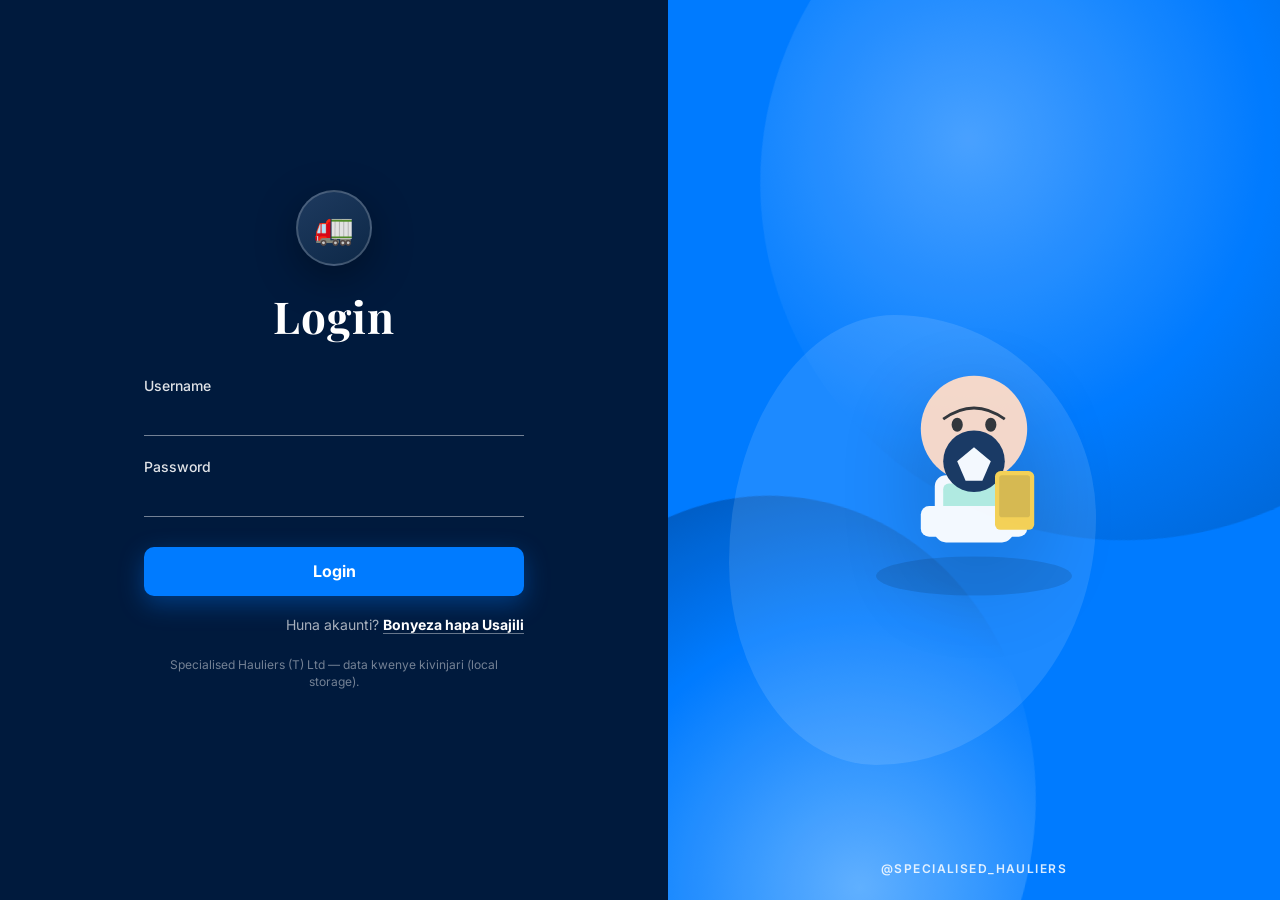
<file: index.html>
<!DOCTYPE html>
<html lang="sw">
  <head>
    <meta charset="UTF-8" />
    <meta name="viewport" content="width=device-width, initial-scale=1.0" />
    <title>Ingia — SHTL</title>
    <link rel="stylesheet" href="css/auth-split.css" />
  </head>
  <body class="auth-split-page">
    <div class="auth-split">
      <div class="auth-split__form-col">
        <div class="auth-split__form-inner">
          <div class="auth-split__avatar" aria-hidden="true">🚛</div>
          <h1 class="auth-split__title">Login</h1>
          <div id="msg"></div>
          <form id="form-login">
            <div class="auth-split__field">
              <label for="username">Username</label>
              <input
                id="username"
                name="username"
                autocomplete="username"
                required
                placeholder=""
              />
            </div>
            <div class="auth-split__field">
              <label for="password">Password</label>
              <input
                id="password"
                name="password"
                type="password"
                autocomplete="current-password"
                required
              />
            </div>
            <button type="submit" class="auth-split__submit">Login</button>
          </form>
          <p class="auth-split__footer-link" id="bootstrap-link"></p>
          <p class="auth-split__note">
            Specialised Hauliers (T) Ltd — data kwenye kivinjari (local storage).
          </p>
        </div>
      </div>
      <div class="auth-split__visual" aria-hidden="true">
        <div class="auth-split__blob auth-split__blob--1"></div>
        <div class="auth-split__blob auth-split__blob--2"></div>
        <div class="auth-split__blob auth-split__blob--3"></div>
        <div class="auth-split__decor">
          <svg
            class="auth-split__illustration"
            viewBox="0 0 200 220"
            xmlns="http://www.w3.org/2000/svg"
          >
            <ellipse cx="100" cy="200" rx="70" ry="14" fill="rgba(0,0,0,0.12)" />
            <circle cx="100" cy="95" r="38" fill="#ffdcc8" />
            <path d="M78 88 Q100 72 122 88" fill="none" stroke="#333" stroke-width="2" />
            <ellipse cx="88" cy="92" rx="4" ry="5" fill="#333" />
            <ellipse cx="112" cy="92" rx="4" ry="5" fill="#333" />
            <path
              d="M92 108 Q100 114 108 108"
              fill="none"
              stroke="#c44"
              stroke-width="2"
              stroke-linecap="round"
            />
            <rect x="72" y="128" width="56" height="48" rx="8" fill="#fff" />
            <rect x="78" y="134" width="44" height="36" rx="4" fill="#b8f0e0" />
            <rect x="62" y="150" width="76" height="22" rx="6" fill="#fff" />
            <circle cx="100" cy="118" r="22" fill="#1a365d" />
            <path d="M88 118 L100 108 L112 118 L106 132 L94 132 Z" fill="#fff" />
            <rect x="115" y="125" width="28" height="42" rx="4" fill="#ffd54f" />
            <rect x="118" y="128" width="22" height="30" rx="2" fill="#333" opacity="0.15" />
          </svg>
        </div>
        <div class="auth-split__brand">@specialised_hauliers</div>
      </div>
    </div>

    <script src="js/storage.js"></script>
    <script src="js/auth.js"></script>
    <script>
      (function () {
        if (window.SHTLAuth.isLoggedIn()) {
          window.location.href = "dashboard.html";
          return;
        }
        var link = document.getElementById("bootstrap-link");
        if (!window.SHTLAuth.hasAnyAdmin()) {
          link.innerHTML =
            'Huna akaunti? <a href="sajili-admin.html">Bonyeza hapa Usajili</a>';
        } else {
          link.innerHTML =
            'Admin mwingine: ingia kisha <a href="dashboard.html">Dashibodi</a> → Watumiaji.';
        }

        document.getElementById("form-login").addEventListener("submit", function (e) {
          e.preventDefault();
          var u = document.getElementById("username").value.trim();
          var p = document.getElementById("password").value;
          var msg = document.getElementById("msg");
          msg.innerHTML = "";
          var r = window.SHTLAuth.login(u, p);
          if (!r.ok) {
            msg.innerHTML = '<div class="auth-split__msg auth-split__msg--error">' + r.message + "</div>";
            return;
          }
          window.location.href = "dashboard.html";
        });
      })();
    </script>
  </body>
</html>
</file>
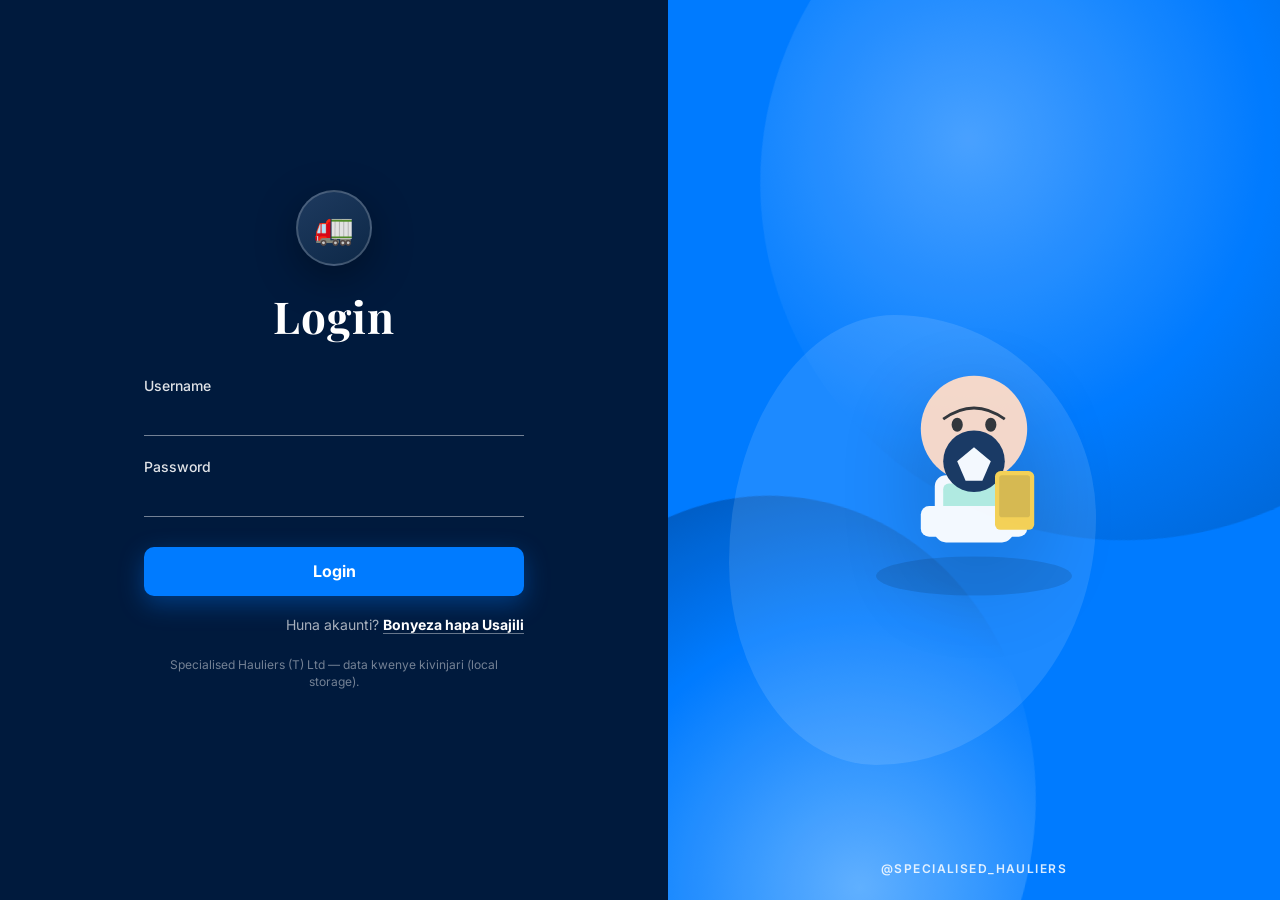
<file: dashboard.html>
<!DOCTYPE html>
<html lang="sw">
  <head>
    <meta charset="UTF-8" />
    <meta name="viewport" content="width=device-width, initial-scale=1.0" />
    <title>Dashboard — SHTL Admin</title>
    <link rel="stylesheet" href="css/admin-app.css" />
  </head>
  <body class="admin-app">
    <aside class="admin-sidebar" id="admin-sidebar"></aside>
    <div class="admin-main">
      <div class="admin-main-inner">
        <h1 class="admin-page-title">Dashboard</h1>
        <div class="admin-banner">
          Mfumo wa ndani: ripoti za madereva —
          <a href="pakua-excel.html">Pakua Excel</a> (muundo sawa na spreadsheet ya kampuni).
          Ufuatiliaji wa gari kwenye
          <a href="https://www.strack.co.tz/" target="_blank" rel="noopener noreferrer">Strack</a>
          (tovuti ya nje).
        </div>

        <div class="admin-stats">
          <div class="admin-stat-card admin-stat-card--green">
            <div>
              <span class="admin-stat-card__text">Madereva hai (si dropped)</span>
              <span class="admin-stat-card__value" id="stat-active-drivers">0</span>
            </div>
            <span class="material-symbols-outlined" aria-hidden="true">groups</span>
          </div>
          <div class="admin-stat-card admin-stat-card--yellow">
            <div>
              <span class="admin-stat-card__text">Jumla ya incharge</span>
              <span class="admin-stat-card__value" id="stat-incharges">0</span>
            </div>
            <span class="material-symbols-outlined" aria-hidden="true">supervisor_account</span>
          </div>
          <div class="admin-stat-card admin-stat-card--orange">
            <div>
              <span class="admin-stat-card__text">Dropped drivers</span>
              <span class="admin-stat-card__value" id="stat-dropped">0</span>
            </div>
            <span class="material-symbols-outlined" aria-hidden="true">person_off</span>
          </div>
          <div class="admin-stat-card admin-stat-card--blue">
            <div>
              <span class="admin-stat-card__text">Lori (madereva hai)</span>
              <span class="admin-stat-card__value" id="stat-trucks">0</span>
            </div>
            <span class="material-symbols-outlined" aria-hidden="true">airport_shuttle</span>
          </div>
        </div>
      </div>
    </div>

    <script src="js/storage.js"></script>
    <script src="js/auth.js"></script>
    <script src="js/admin-shell.js"></script>
    <script>
      (function () {
        if (!window.SHTLAuth.requireAuth("index.html")) return;
        window.SHTLAdminShell.render("dashboard");

        var drivers = window.SHTL.getDrivers();
        var incharges = window.SHTL.getIncharges();
        var hai = drivers.filter(function (d) {
          return !d.dropped;
        });
        var dropped = drivers.filter(function (d) {
          return !!d.dropped;
        });
        var withTruck = hai.filter(function (d) {
          return (d.truckNumber || "").trim().length > 0;
        }).length;

        document.getElementById("stat-active-drivers").textContent = String(hai.length);
        document.getElementById("stat-incharges").textContent = String(incharges.length);
        document.getElementById("stat-dropped").textContent = String(dropped.length);
        document.getElementById("stat-trucks").textContent = String(withTruck);
      })();
    </script>
  </body>
</html>
</file>
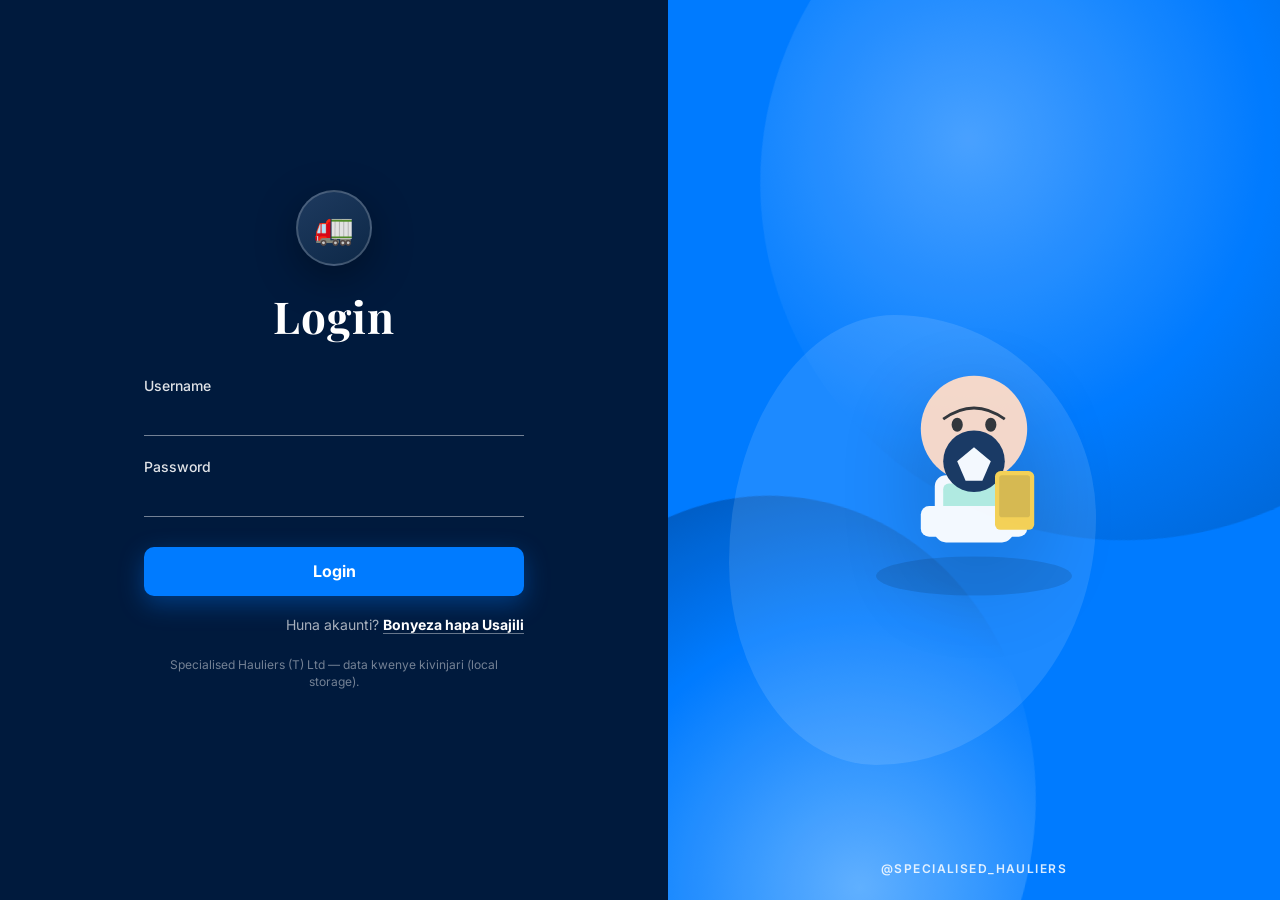
<file: madereva-dropped.html>
<!DOCTYPE html>
<html lang="sw">
  <head>
    <meta charset="UTF-8" />
    <meta name="viewport" content="width=device-width, initial-scale=1.0" />
    <title>Dropped drivers — SHTL Admin</title>
    <link rel="stylesheet" href="css/admin-app.css" />
  </head>
  <body class="admin-app">
    <aside class="admin-sidebar" id="admin-sidebar"></aside>
    <div class="admin-main">
      <div class="admin-main-inner">
        <h1 class="admin-page-title">Dropped drivers</h1>
        <p class="admin-muted">
          Madereva walioacha / kuondolewa kwenye orodha kuu. Unaweza
          <strong>warudishe hai</strong> au <a href="sajili-dereva.html">wahariri</a> kwenye fomu.
        </p>

        <div class="admin-card">
          <p class="admin-muted" style="margin-top: 0">
            <a href="orodha-madereva.html">← Orodha ya madereva hai</a>
          </p>
          <div class="admin-table-wrap">
            <table class="table-spreadsheet">
              <thead>
                <tr>
                  <th>DRIVER NAME</th>
                  <th>TRUCK</th>
                  <th>MOBILE</th>
                  <th>INCHARGE</th>
                  <th>DROPPED (TAREHE)</th>
                  <th>Vitendo</th>
                </tr>
              </thead>
              <tbody id="tbody-dropped"></tbody>
            </table>
          </div>
          <p class="admin-empty" id="empty-dropped" hidden>Hakuna dropped driver bado.</p>
        </div>
      </div>
    </div>

    <script src="js/storage.js"></script>
    <script src="js/auth.js"></script>
    <script src="js/admin-shell.js"></script>
    <script src="js/excel-export.js"></script>
    <script>
      (function () {
        if (!window.SHTLAuth.requireAuth("index.html")) return;
        window.SHTLAdminShell.render("dropped");

        function inchargeName(id) {
          var f = window.SHTL.getIncharges().find(function (i) {
            return i.id === id;
          });
          return f ? f.name : "";
        }

        function fmtDroppedAt(iso) {
          if (!iso) return "—";
          return window.SHTLExcel.formatDateMDY(iso.slice(0, 10));
        }

        function render() {
          var list = window.SHTL.getDrivers().filter(function (d) {
            return !!d.dropped;
          });
          var tb = document.getElementById("tbody-dropped");
          var empty = document.getElementById("empty-dropped");
          tb.innerHTML = "";
          if (!list.length) {
            empty.hidden = false;
            return;
          }
          empty.hidden = true;
          list.forEach(function (d) {
            var tr = document.createElement("tr");
            function td(text) {
              var c = document.createElement("td");
              c.textContent = text;
              return c;
            }
            tr.appendChild(td((d.driverName || "").toUpperCase()));
            tr.appendChild(td(d.truckNumber || "—"));
            tr.appendChild(td(d.mobile || "—"));
            tr.appendChild(td(inchargeName(d.inchargeId)));
            tr.appendChild(td(fmtDroppedAt(d.droppedAt)));

            var tdAct = document.createElement("td");
            var restore = document.createElement("button");
            restore.type = "button";
            restore.className = "admin-btn admin-btn--outline";
            restore.textContent = "Rudisha hai";
            restore.addEventListener("click", function () {
              var all = window.SHTL.getDrivers();
              var ix = all.findIndex(function (x) {
                return x.id === d.id;
              });
              if (ix === -1) return;
              all[ix] = Object.assign({}, all[ix], { dropped: false, droppedAt: "" });
              window.SHTL.saveDrivers(all);
              render();
            });
            var edit = document.createElement("a");
            edit.href = "sajili-dereva.html?id=" + encodeURIComponent(d.id);
            edit.textContent = "Hariri";
            edit.style.marginLeft = "0.35rem";
            tdAct.appendChild(restore);
            tdAct.appendChild(edit);
            tr.appendChild(tdAct);
            tb.appendChild(tr);
          });
        }

        render();
      })();
    </script>
  </body>
</html>
</file>
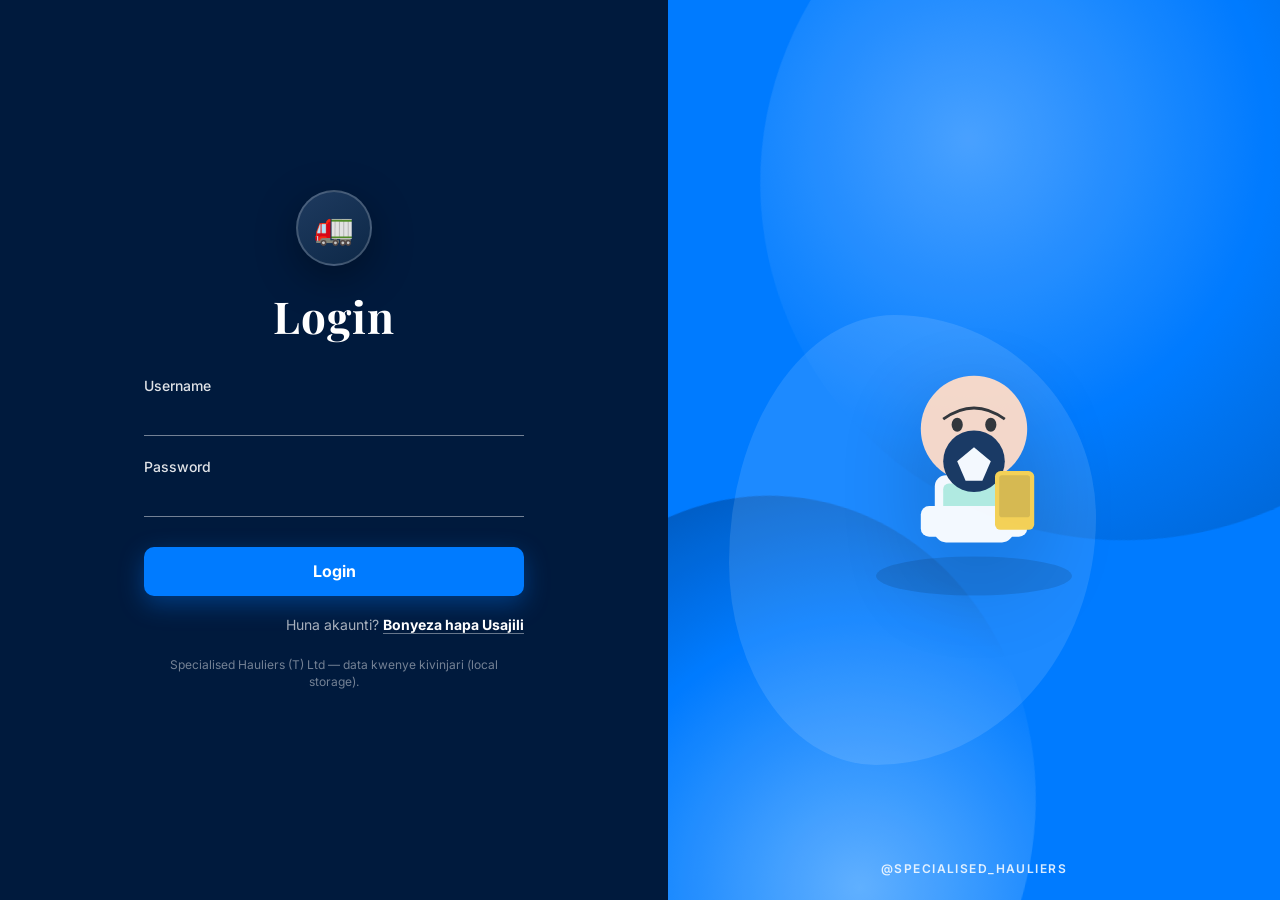
<file: orodha-madereva.html>
<!DOCTYPE html>
<html lang="sw">
  <head>
    <meta charset="UTF-8" />
    <meta name="viewport" content="width=device-width, initial-scale=1.0" />
    <title>Orodha ya Madereva — SHTL Admin</title>
    <link rel="stylesheet" href="css/admin-app.css" />
  </head>
  <body class="admin-app">
    <aside class="admin-sidebar" id="admin-sidebar"></aside>
    <div class="admin-main">
      <div class="admin-main-inner">
        <h1 class="admin-page-title">Orodha ya madereva</h1>
        <p class="admin-muted">Madereva hai pekee (si dropped). Kwa walioacha, tembelea Dropped drivers.</p>

        <div class="admin-card">
          <p class="admin-muted" style="margin-top: 0">
            Pakua faili lenye safu sawa na spreadsheet —
            <a href="pakua-excel.html">Pakua Excel</a>
            ·
            <a href="madereva-dropped.html">Dropped drivers</a>
          </p>
          <div class="admin-table-wrap">
            <table class="table-spreadsheet table-spreadsheet--wide">
              <thead>
                <tr>
                  <th>S/N</th>
                  <th>TRUCK</th>
                  <th>DRIVER NAME</th>
                  <th>DRIVER CODE</th>
                  <th>DOJ</th>
                  <th>LICENSE</th>
                  <th>CONTACT</th>
                  <th>POSITION</th>
                  <th>ISSUE</th>
                  <th>EXPIRE</th>
                  <th>INCHARGE</th>
                  <th>VEHICLE</th>
                  <th>DRIVER ST.</th>
                  <th>ASSIGNED</th>
                  <th>STATUS</th>
                  <th>CURRENT</th>
                  <th>SINCE</th>
                  <th>Vitendo</th>
                </tr>
              </thead>
              <tbody id="tbody-drivers"></tbody>
            </table>
          </div>
          <p class="admin-empty" id="empty-drivers" hidden>
            Hakuna dereva hai. Angalia <a href="madereva-dropped.html">Dropped drivers</a> au ongeza mpya.
          </p>
        </div>
      </div>
    </div>

    <script src="js/storage.js"></script>
    <script src="js/auth.js"></script>
    <script src="js/admin-shell.js"></script>
    <script src="js/excel-export.js"></script>
    <script>
      (function () {
        if (!window.SHTLAuth.requireAuth("index.html")) return;
        window.SHTLAdminShell.render("table");

        function inchargeName(id) {
          var f = window.SHTL.getIncharges().find(function (i) {
            return i.id === id;
          });
          return f ? f.name : "";
        }

        function formatDate(value) {
          return window.SHTLExcel.formatDateMDY(value);
        }

        function render() {
          var drivers = window.SHTL.getDrivers().filter(function (d) {
            return !d.dropped;
          });
          var tb = document.getElementById("tbody-drivers");
          var empty = document.getElementById("empty-drivers");
          tb.innerHTML = "";
          if (!drivers.length) {
            empty.hidden = false;
            return;
          }
          empty.hidden = true;
          drivers.forEach(function (d, idx) {
            var lic = d.drivingLicence != null ? String(d.drivingLicence) : "";
            var tr = document.createElement("tr");
            function td(text) {
              var c = document.createElement("td");
              c.textContent = text;
              return c;
            }
            tr.appendChild(td(String(idx + 1)));
            tr.appendChild(td(d.truckNumber || ""));
            tr.appendChild(td((d.driverName || "").toUpperCase()));
            tr.appendChild(td(d.driverCode || ""));
            tr.appendChild(td(formatDate(d.doj)));
            tr.appendChild(td(lic));
            tr.appendChild(td(d.mobile || ""));
            tr.appendChild(td(d.position || ""));
            tr.appendChild(td(formatDate(d.licenseIssueDate)));
            tr.appendChild(td(formatDate(d.licenseExpiryDate)));
            tr.appendChild(td(inchargeName(d.inchargeId)));
            tr.appendChild(td(d.tippers || ""));
            tr.appendChild(td(d.driverAssignmentStatus || ""));
            tr.appendChild(td(formatDate(d.assignedDate)));
            tr.appendChild(td(d.operationalStatus || ""));
            tr.appendChild(td(d.currentStatus || ""));
            tr.appendChild(td(formatDate(d.sinceDate)));

            var tdAct = document.createElement("td");
            var edit = document.createElement("a");
            edit.href = "sajili-dereva.html?id=" + encodeURIComponent(d.id);
            edit.textContent = "Hariri";
            edit.style.marginRight = "0.65rem";
            var dropBtn = document.createElement("button");
            dropBtn.type = "button";
            dropBtn.className = "admin-btn admin-btn--warn";
            dropBtn.textContent = "Weka dropped";
            dropBtn.addEventListener("click", function () {
              if (!confirm("Kuweka dereva huyu kama dropped? Hataonekana hapa hadi arudishwe.")) return;
              var all = window.SHTL.getDrivers();
              var ix = all.findIndex(function (x) {
                return x.id === d.id;
              });
              if (ix === -1) return;
              all[ix] = Object.assign({}, all[ix], {
                dropped: true,
                droppedAt: new Date().toISOString(),
              });
              window.SHTL.saveDrivers(all);
              render();
            });
            var del = document.createElement("button");
            del.type = "button";
            del.className = "admin-btn admin-btn--danger";
            del.textContent = "Futa";
            del.addEventListener("click", function () {
              if (!confirm("Una uhakika unataka kufuta dereva huyu?")) return;
              var rest = window.SHTL.getDrivers().filter(function (x) {
                return x.id !== d.id;
              });
              window.SHTL.saveDrivers(rest);
              render();
            });
            tdAct.appendChild(edit);
            tdAct.appendChild(dropBtn);
            tdAct.appendChild(del);
            tr.appendChild(tdAct);
            tb.appendChild(tr);
          });
        }

        render();
      })();
    </script>
  </body>
</html>
</file>
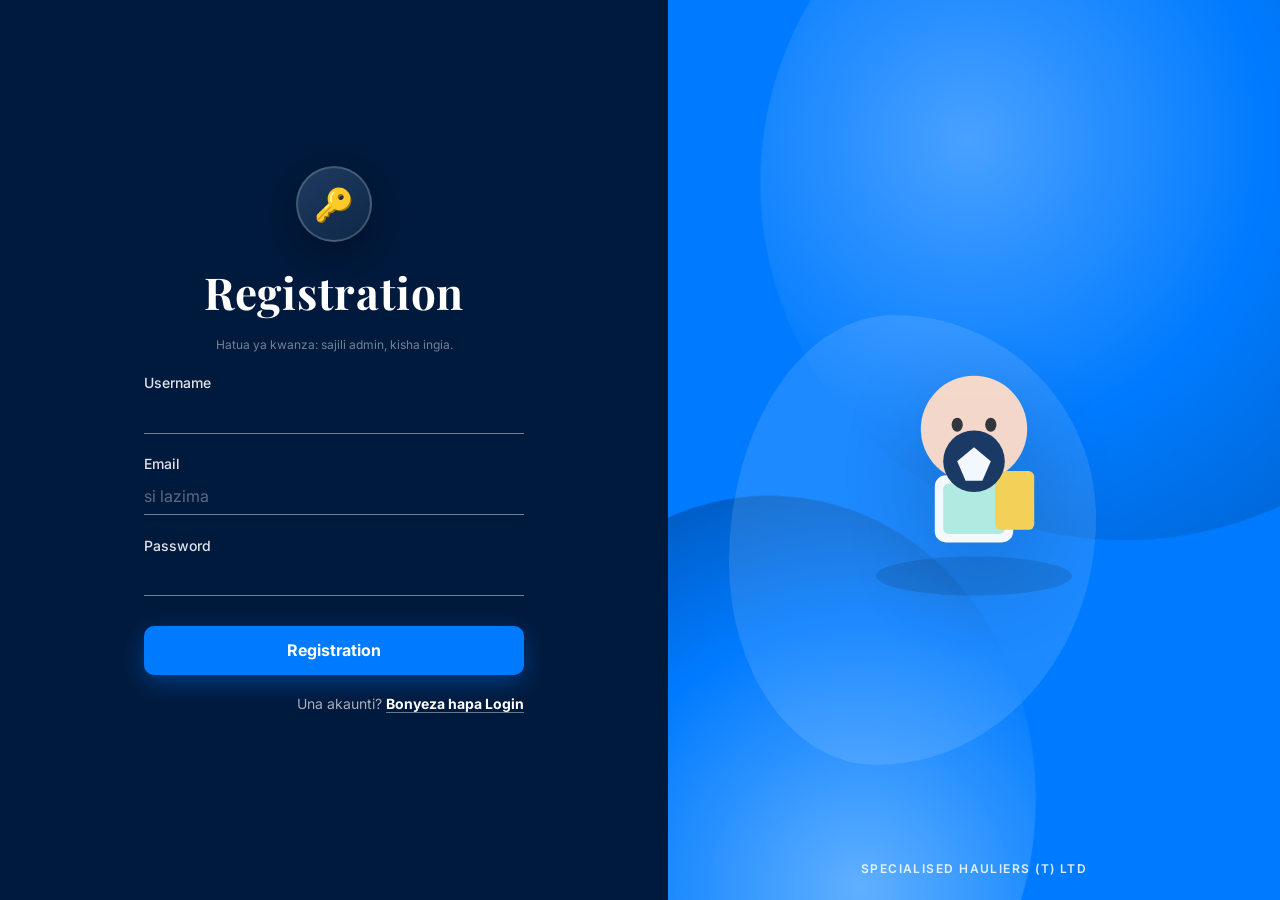
<file: sajili-admin.html>
<!DOCTYPE html>
<html lang="sw">
  <head>
    <meta charset="UTF-8" />
    <meta name="viewport" content="width=device-width, initial-scale=1.0" />
    <title>Usajili Admin — SHTL</title>
    <link rel="stylesheet" href="css/auth-split.css" />
  </head>
  <body class="auth-split-page">
    <div class="auth-split">
      <div class="auth-split__form-col">
        <div class="auth-split__form-inner">
          <div class="auth-split__avatar" aria-hidden="true">🔑</div>
          <h1 class="auth-split__title">Registration</h1>
          <p class="auth-split__note" style="margin: -1rem 0 1.25rem; text-align: center" id="gate-note"></p>
          <div id="msg"></div>
          <form id="form-admin">
            <div class="auth-split__field">
              <label for="username">Username</label>
              <input id="username" name="username" autocomplete="username" required />
            </div>
            <div class="auth-split__field">
              <label for="email">Email</label>
              <input id="email" name="email" type="email" autocomplete="email" placeholder="si lazima" />
            </div>
            <div class="auth-split__field">
              <label for="password">Password</label>
              <input
                id="password"
                name="password"
                type="password"
                autocomplete="new-password"
                required
              />
            </div>
            <button type="submit" class="auth-split__submit">Registration</button>
          </form>
          <p class="auth-split__footer-link">
            Una akaunti? <a href="index.html">Bonyeza hapa Login</a>
          </p>
        </div>
      </div>
      <div class="auth-split__visual" aria-hidden="true">
        <div class="auth-split__blob auth-split__blob--1"></div>
        <div class="auth-split__blob auth-split__blob--2"></div>
        <div class="auth-split__blob auth-split__blob--3"></div>
        <div class="auth-split__decor">
          <svg
            class="auth-split__illustration"
            viewBox="0 0 200 220"
            xmlns="http://www.w3.org/2000/svg"
          >
            <ellipse cx="100" cy="200" rx="70" ry="14" fill="rgba(0,0,0,0.12)" />
            <circle cx="100" cy="95" r="38" fill="#ffdcc8" />
            <ellipse cx="88" cy="92" rx="4" ry="5" fill="#333" />
            <ellipse cx="112" cy="92" rx="4" ry="5" fill="#333" />
            <rect x="72" y="128" width="56" height="48" rx="8" fill="#fff" />
            <rect x="78" y="134" width="44" height="36" rx="4" fill="#b8f0e0" />
            <rect x="115" y="125" width="28" height="42" rx="4" fill="#ffd54f" />
            <circle cx="100" cy="118" r="22" fill="#1a365d" />
            <path d="M88 118 L100 108 L112 118 L106 132 L94 132 Z" fill="#fff" />
          </svg>
        </div>
        <div class="auth-split__brand">Specialised Hauliers (T) Ltd</div>
      </div>
    </div>

    <script src="js/storage.js"></script>
    <script src="js/auth.js"></script>
    <script>
      (function () {
        var hasAdmins = window.SHTLAuth.hasAnyAdmin();
        if (hasAdmins && !window.SHTLAuth.isLoggedIn()) {
          window.location.href = "index.html";
          return;
        }
        document.getElementById("gate-note").textContent = hasAdmins
          ? "Ongeza admin mwingine (umekwisha ingia)."
          : "Hatua ya kwanza: sajili admin, kisha ingia.";

        document.getElementById("form-admin").addEventListener("submit", function (e) {
          e.preventDefault();
          var u = document.getElementById("username").value.trim();
          var p = document.getElementById("password").value;
          var em = document.getElementById("email").value.trim();
          var msg = document.getElementById("msg");
          msg.innerHTML = "";
          var r = window.SHTLAuth.registerAdmin(u, p, em);
          if (!r.ok) {
            msg.innerHTML = '<div class="auth-split__msg auth-split__msg--error">' + r.message + "</div>";
            return;
          }
          if (window.SHTLAuth.isLoggedIn()) {
            msg.innerHTML =
              '<div class="auth-split__msg auth-split__msg--ok">Admin ameongezwa. <a href="dashboard.html">Dashibodi</a></div>';
          } else {
            msg.innerHTML =
              '<div class="auth-split__msg auth-split__msg--ok">Imefanikiwa. <a href="index.html">Ingia sasa</a></div>';
          }
          document.getElementById("form-admin").reset();
        });
      })();
    </script>
  </body>
</html>
</file>
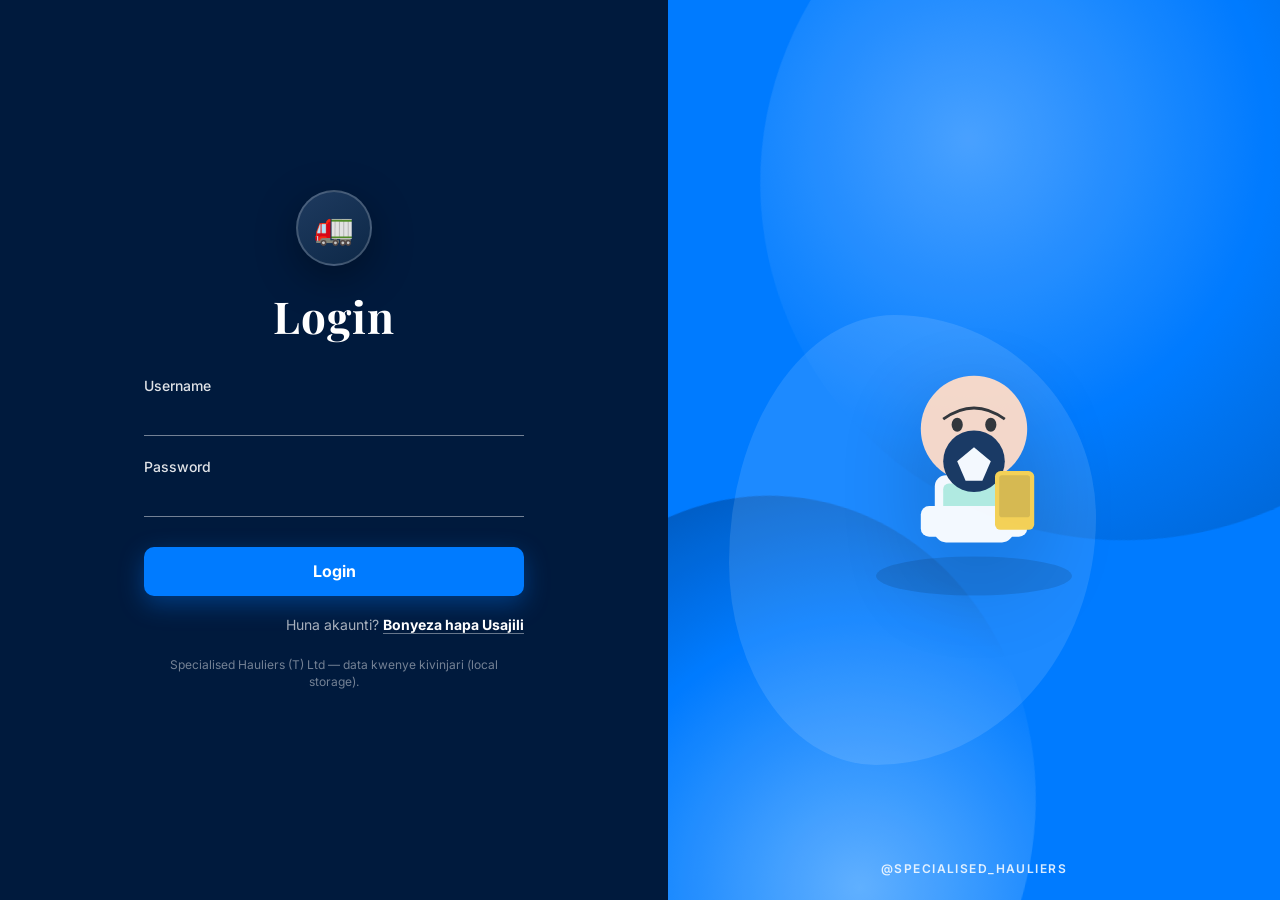
<file: sajili-dereva.html>
<!DOCTYPE html>
<html lang="sw">
  <head>
    <meta charset="UTF-8" />
    <meta name="viewport" content="width=device-width, initial-scale=1.0" />
    <title>Sajili Dereva — SHTL Admin</title>
    <link rel="stylesheet" href="css/admin-app.css" />
  </head>
  <body class="admin-app">
    <aside class="admin-sidebar" id="admin-sidebar"></aside>
    <div class="admin-main">
      <div class="admin-main-inner">
        <h1 class="admin-page-title">Fomu ya dereva</h1>
        <p class="admin-muted">
          Taarifa zinafanana na safu za spreadsheet ya kampuni (TRUCK, DRIVER CODE, DOJ, leseni, Vehicle Type,
          Driver Status, Status, n.k.).
        </p>

        <div class="admin-card">
          <h2 id="form-title">Ongeza dereva mpya</h2>
          <p class="admin-muted">
            Safu zinafanana na spreadsheet ya kampuni. Ongeza
            <a href="sajili-incharge.html">incharge</a> ikiwa unataka kuchagua msimamizi.
          </p>
          <div id="msg"></div>
          <form id="form-driver">
            <input type="hidden" id="edit-id" value="" />
            <div class="admin-form-group">
              <label for="truckNumber">Namba ya lori (TRUCK)</label>
              <input id="truckNumber" placeholder="Mfano: T160DBL" />
            </div>
            <div class="admin-form-group">
              <label for="driverName">Jina la dereva (DRIVER NAME)</label>
              <input id="driverName" required placeholder="Jina kamili au NO DRIVER" />
            </div>
            <div class="admin-form-group">
              <label for="driverCode">Msimbo wa dereva (DRIVER CODE)</label>
              <input id="driverCode" placeholder="Mfano: CBF2582" />
            </div>
            <div class="admin-form-group">
              <label for="doj">Tarehe ya kujiunga (DOJ)</label>
              <input id="doj" type="date" />
            </div>
            <div class="admin-form-group">
              <label for="drivingLicence">Namba ya leseni (LICENSE NUMBER)</label>
              <input id="drivingLicence" inputmode="numeric" placeholder="Hifadhi kama maandishi" />
            </div>
            <div class="admin-form-group">
              <label for="mobile">Nambari ya mawasiliano (Contact Number)</label>
              <input id="mobile" placeholder="Mfano: 0689773141/0772734305" />
            </div>
            <div class="admin-form-group">
              <label for="position">Nafasi (POSITION)</label>
              <select id="position">
                <option value="">— Chagua nafasi —</option>
                <option value="FLATBED">FLATBED</option>
                <option value="Helper">Helper</option>
                <option value="Main Driver">Main Driver</option>
                <option value="Port Only Driver">Port Only Driver</option>
                <option value="SEMI TRUCK">SEMI TRUCK</option>
              </select>
            </div>
            <div class="admin-form-group">
              <label for="licenseIssueDate">Tarehe ya kutolewa leseni (ISSUE DATE)</label>
              <input id="licenseIssueDate" type="date" />
            </div>
            <div class="admin-form-group">
              <label for="licenseExpiryDate">Tarehe ya kuisha leseni (EXPIRE DATE)</label>
              <input id="licenseExpiryDate" type="date" />
            </div>
            <div class="admin-form-group">
              <label for="inchargeId">Incharge</label>
              <select id="inchargeId">
                <option value="">— Hapana / baadaye —</option>
              </select>
            </div>
            <div class="admin-form-group">
              <label for="tippers">Aina ya gari (Vehicle Type)</label>
              <select id="tippers">
                <option value="">— Chagua aina ya gari —</option>
                <option value="FLATBED">FLATBED</option>
                <option value="CONTAINER">CONTAINER</option>
                <option value="SEMI TRUCK">SEMI TRUCK</option>
                <option value="LOWBED">LOWBED</option>
                <option value="TANKER">TANKER</option>
                <option value="TIPPER">TIPPER</option>
                <option value="TIPPERS">TIPPERS</option>
                <option value="SIDE TIPPER">SIDE TIPPER</option>
                <option value="CURTAINSIDER">CURTAINSIDER</option>
                <option value="SUPER LINK">SUPER LINK</option>
              </select>
            </div>
            <div class="admin-form-group">
              <label for="driverAssignmentStatus">Hali ya dereva (Driver Status)</label>
              <select id="driverAssignmentStatus">
                <option value="">— Chagua —</option>
                <option value="WITH DRIVER">WITH DRIVER</option>
                <option value="NO DRIVER">NO DRIVER</option>
                <option value="#N/A">#N/A</option>
              </select>
            </div>
            <div class="admin-form-group">
              <label for="assignedDate">Tarehe ya kupewa lori (ASSIGNED DATE)</label>
              <input id="assignedDate" type="date" />
            </div>
            <div class="admin-form-group">
              <label for="operationalStatus">Hali ya operesheni (Status)</label>
              <select id="operationalStatus">
                <option value="">— Chagua —</option>
                <option value="RUNNING">RUNNING</option>
                <option value="STOPPED">STOPPED</option>
                <option value="MAINTENANCE">MAINTENANCE</option>
                <option value="PARKED">PARKED</option>
                <option value="OUT OF SERVICE">OUT OF SERVICE</option>
              </select>
            </div>
            <div class="admin-form-group">
              <label for="currentStatus">Hali ya sasa mfumo (CURRENT STATUS)</label>
              <select id="currentStatus">
                <option value="">— Chagua hali —</option>
                <option value="ON THE TRUCK">ON THE TRUCK</option>
                <option value="DROPPED">DROPPED</option>
                <option value="OFF DUTY">OFF DUTY</option>
                <option value="ON LEAVE">ON LEAVE</option>
                <option value="YARD">YARD</option>
                <option value="VIKINDU YARD">VIKINDU YARD</option>
                <option value="MAINTENANCE">MAINTENANCE</option>
              </select>
            </div>
            <div class="admin-form-group">
              <label for="sinceDate">Tangu tarehe (SINCE)</label>
              <input id="sinceDate" type="date" />
            </div>
            <div class="admin-form-check">
              <input type="checkbox" id="dropped" name="dropped" />
              <label for="dropped">
                Dropped driver
                <small>Hawako tena kwenye orodha kuu; wataonekana kwenye ukurasa wa Dropped drivers.</small>
              </label>
            </div>
            <button type="submit" class="admin-btn admin-btn--primary" id="btn-save">Hifadhi dereva</button>
            <button type="button" class="admin-btn admin-btn--secondary" id="btn-cancel-edit" hidden>
              Ghairi uhariri
            </button>
          </form>
        </div>
      </div>
    </div>

    <script src="js/storage.js"></script>
    <script src="js/auth.js"></script>
    <script src="js/admin-shell.js"></script>
    <script>
      (function () {
        if (!window.SHTLAuth.requireAuth("index.html")) return;
        window.SHTLAdminShell.render("form");

        var sel = document.getElementById("inchargeId");
        function fillIncharges() {
          var list = window.SHTL.getIncharges();
          var keep = sel.value;
          sel.querySelectorAll('option:not([value=""])').forEach(function (o) {
            o.remove();
          });
          list.forEach(function (inc) {
            var opt = document.createElement("option");
            opt.value = inc.id;
            opt.textContent = inc.name;
            sel.appendChild(opt);
          });
          if (keep && Array.from(sel.options).some(function (o) { return o.value === keep; })) {
            sel.value = keep;
          }
        }

        function getQueryId() {
          var q = new URLSearchParams(window.location.search);
          return q.get("id") || "";
        }

        function ensureSelectValue(selectEl, value) {
          if (!selectEl) return;
          var v = value != null ? String(value).trim() : "";
          if (!v) {
            selectEl.value = "";
            return;
          }
          var exists = Array.from(selectEl.options).some(function (o) {
            return o.value === v;
          });
          if (!exists) {
            var opt = document.createElement("option");
            opt.value = v;
            opt.textContent = v + " (iliyohifadhiwa)";
            selectEl.appendChild(opt);
          }
          selectEl.value = v;
        }

        function loadEdit(id) {
          var drivers = window.SHTL.getDrivers();
          var d = drivers.find(function (x) { return x.id === id; });
          if (!d) return;
          document.getElementById("edit-id").value = d.id;
          document.getElementById("truckNumber").value = d.truckNumber || "";
          document.getElementById("driverName").value = d.driverName || "";
          document.getElementById("driverCode").value = d.driverCode || "";
          document.getElementById("doj").value = d.doj || "";
          document.getElementById("drivingLicence").value = d.drivingLicence || "";
          document.getElementById("mobile").value = d.mobile || "";
          document.getElementById("inchargeId").value = d.inchargeId || "";
          ensureSelectValue(document.getElementById("position"), d.position);
          document.getElementById("licenseIssueDate").value = d.licenseIssueDate || "";
          document.getElementById("licenseExpiryDate").value = d.licenseExpiryDate || "";
          ensureSelectValue(document.getElementById("tippers"), d.tippers);
          ensureSelectValue(document.getElementById("driverAssignmentStatus"), d.driverAssignmentStatus);
          document.getElementById("assignedDate").value = d.assignedDate || "";
          ensureSelectValue(document.getElementById("operationalStatus"), d.operationalStatus);
          ensureSelectValue(document.getElementById("currentStatus"), d.currentStatus);
          document.getElementById("sinceDate").value = d.sinceDate || "";
          document.getElementById("dropped").checked = !!d.dropped;
          document.getElementById("form-title").textContent = "Hariri dereva";
          document.getElementById("btn-save").textContent = "Hifadhi mabadiliko";
          document.getElementById("btn-cancel-edit").hidden = false;
        }

        fillIncharges();
        var eid = getQueryId();
        if (eid) loadEdit(eid);

        document.getElementById("btn-cancel-edit").addEventListener("click", function () {
          window.location.href = "sajili-dereva.html";
        });

        document.getElementById("form-driver").addEventListener("submit", function (e) {
          e.preventDefault();
          var msg = document.getElementById("msg");
          msg.innerHTML = "";
          var inchargeId = document.getElementById("inchargeId").value;
          var nowDropped = document.getElementById("dropped").checked;
          var editId = document.getElementById("edit-id").value;
          var drivers = window.SHTL.getDrivers();
          var prev = editId ? drivers.find(function (x) { return x.id === editId; }) : null;
          var droppedAt = prev && prev.droppedAt ? prev.droppedAt : "";
          if (nowDropped && !(prev && prev.dropped)) {
            droppedAt = new Date().toISOString();
          }
          if (!nowDropped) {
            droppedAt = "";
          }
          var payload = {
            truckNumber: document.getElementById("truckNumber").value.trim(),
            drivingLicence: document.getElementById("drivingLicence").value.trim(),
            driverName: document.getElementById("driverName").value.trim(),
            driverCode: document.getElementById("driverCode").value.trim(),
            doj: document.getElementById("doj").value,
            mobile: document.getElementById("mobile").value.trim(),
            inchargeId: inchargeId,
            position: document.getElementById("position").value.trim(),
            licenseIssueDate: document.getElementById("licenseIssueDate").value,
            licenseExpiryDate: document.getElementById("licenseExpiryDate").value,
            tippers: document.getElementById("tippers").value.trim(),
            driverAssignmentStatus: document.getElementById("driverAssignmentStatus").value.trim(),
            assignedDate: document.getElementById("assignedDate").value,
            operationalStatus: document.getElementById("operationalStatus").value.trim(),
            currentStatus: document.getElementById("currentStatus").value.trim(),
            sinceDate: document.getElementById("sinceDate").value,
            dropped: nowDropped,
            droppedAt: droppedAt,
          };
          if (editId) {
            var ix = drivers.findIndex(function (x) { return x.id === editId; });
            if (ix === -1) {
              msg.innerHTML = '<div class="admin-alert admin-alert--error">Dereva hayupo.</div>';
              return;
            }
            drivers[ix] = Object.assign({}, drivers[ix], payload);
          } else {
            drivers.push(
              Object.assign(
                {
                  id: window.SHTL.uid(),
                  createdAt: new Date().toISOString(),
                  dropped: false,
                  droppedAt: "",
                },
                payload
              )
            );
          }
          window.SHTL.saveDrivers(drivers);
          msg.innerHTML =
            '<div class="admin-alert admin-alert--success">Taarifa zimehifadhiwa. <a href="orodha-madereva.html">Orodha ya madereva</a></div>';
          if (!editId) document.getElementById("form-driver").reset();
          else window.location.href = "orodha-madereva.html";
        });
      })();
    </script>
  </body>
</html>
</file>
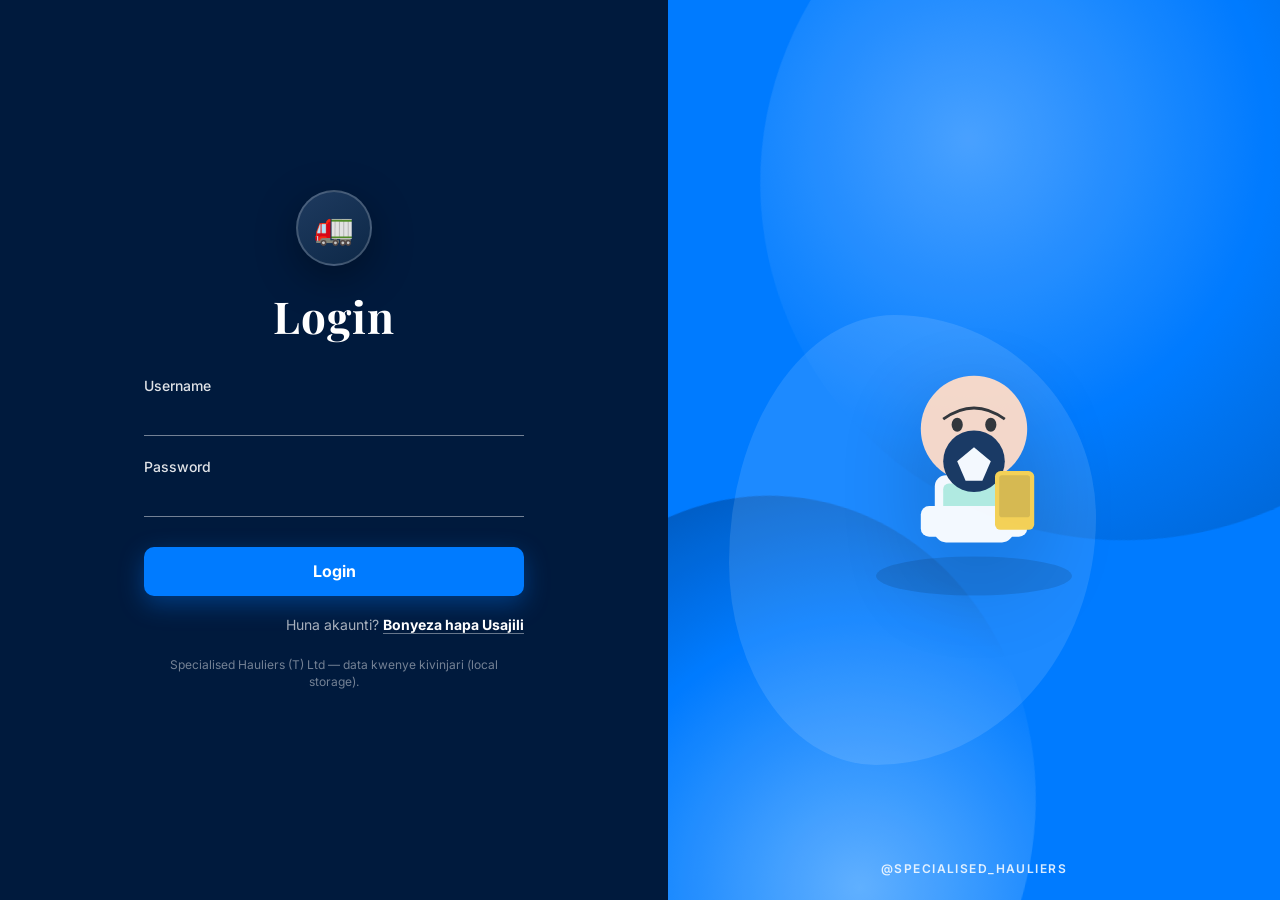
<file: sajili-incharge.html>
<!DOCTYPE html>
<html lang="sw">
  <head>
    <meta charset="UTF-8" />
    <meta name="viewport" content="width=device-width, initial-scale=1.0" />
    <title>Sajili Incharge — SHTL Admin</title>
    <link rel="stylesheet" href="css/admin-app.css" />
  </head>
  <body class="admin-app">
    <aside class="admin-sidebar" id="admin-sidebar"></aside>
    <div class="admin-main">
      <div class="admin-main-inner">
        <h1 class="admin-page-title">Sajili Incharge</h1>
        <p class="admin-muted">Supervisor / msimamizi wa dereva — unaweza kuhariri au kufuta incharge.</p>

        <div class="admin-card">
          <h2 id="form-incharge-title">Ongeza incharge mpya</h2>
          <div id="msg"></div>
          <form id="form-incharge">
            <input type="hidden" id="edit-incharge-id" value="" />
            <div class="admin-form-group">
              <label for="name">Jina kamili la incharge</label>
              <input id="name" name="name" required placeholder="Mfano: RASHID MKUKU" />
            </div>
            <button type="submit" class="admin-btn admin-btn--primary" id="btn-save-incharge">Hifadhi incharge</button>
            <button type="button" class="admin-btn admin-btn--secondary" id="btn-cancel-incharge-edit" hidden>
              Ghairi uhariri
            </button>
          </form>
        </div>

        <div class="admin-card">
          <h2>Incharge waliopo</h2>
          <div class="admin-table-wrap">
            <table class="table-spreadsheet">
              <thead>
                <tr>
                  <th>Jina</th>
                  <th>Idadi ya madereva</th>
                  <th>Vitendo</th>
                </tr>
              </thead>
              <tbody id="tbody-incharges"></tbody>
            </table>
          </div>
          <p class="admin-empty" id="empty-incharges" hidden>Hakuna incharge bado.</p>
        </div>
      </div>
    </div>

    <script src="js/storage.js"></script>
    <script src="js/auth.js"></script>
    <script src="js/admin-shell.js"></script>
    <script>
      (function () {
        if (!window.SHTLAuth.requireAuth("index.html")) return;
        window.SHTLAdminShell.render("incharge");

        function countDriversForIncharge(id) {
          return window.SHTL.getDrivers().filter(function (d) {
            return d.inchargeId === id;
          }).length;
        }

        function clearEditMode() {
          document.getElementById("edit-incharge-id").value = "";
          document.getElementById("name").value = "";
          document.getElementById("form-incharge-title").textContent = "Ongeza incharge mpya";
          document.getElementById("btn-save-incharge").textContent = "Hifadhi incharge";
          document.getElementById("btn-cancel-incharge-edit").hidden = true;
        }

        function startEdit(inc) {
          document.getElementById("edit-incharge-id").value = inc.id;
          document.getElementById("name").value = inc.name;
          document.getElementById("form-incharge-title").textContent = "Hariri incharge";
          document.getElementById("btn-save-incharge").textContent = "Hifadhi mabadiliko";
          document.getElementById("btn-cancel-incharge-edit").hidden = false;
          document.getElementById("name").focus();
        }

        function renderTable() {
          var list = window.SHTL.getIncharges();
          var tb = document.getElementById("tbody-incharges");
          var empty = document.getElementById("empty-incharges");
          tb.innerHTML = "";
          if (!list.length) {
            empty.hidden = false;
            return;
          }
          empty.hidden = true;
          list.forEach(function (inc) {
            var tr = document.createElement("tr");
            var td1 = document.createElement("td");
            td1.textContent = inc.name;
            var td2 = document.createElement("td");
            td2.textContent = String(countDriversForIncharge(inc.id));
            var td3 = document.createElement("td");
            var edit = document.createElement("button");
            edit.type = "button";
            edit.className = "admin-btn admin-btn--outline";
            edit.textContent = "Hariri";
            edit.style.marginRight = "0.35rem";
            edit.addEventListener("click", function () {
              startEdit(inc);
            });
            var del = document.createElement("button");
            del.type = "button";
            del.className = "admin-btn admin-btn--danger";
            del.textContent = "Futa";
            del.addEventListener("click", function () {
              var n = countDriversForIncharge(inc.id);
              if (n > 0) {
                alert(
                  "Huwezi kufuta incharge huyu: kuna madereva " +
                    n +
                    " chini yake. Badilisha incharge kwenye fomu ya dereva kwanza, kisha rudi hapa."
                );
                return;
              }
              if (!confirm("Una uhakika unataka kufuta incharge: " + inc.name + "?")) return;
              var rest = window.SHTL.getIncharges().filter(function (x) {
                return x.id !== inc.id;
              });
              window.SHTL.saveIncharges(rest);
              if (document.getElementById("edit-incharge-id").value === inc.id) {
                clearEditMode();
              }
              renderTable();
            });
            td3.appendChild(edit);
            td3.appendChild(del);
            tr.appendChild(td1);
            tr.appendChild(td2);
            tr.appendChild(td3);
            tb.appendChild(tr);
          });
        }

        document.getElementById("btn-cancel-incharge-edit").addEventListener("click", function () {
          clearEditMode();
        });

        document.getElementById("form-incharge").addEventListener("submit", function (e) {
          e.preventDefault();
          var name = document.getElementById("name").value.trim();
          var msg = document.getElementById("msg");
          var editId = document.getElementById("edit-incharge-id").value;
          msg.innerHTML = "";
          if (!name) {
            msg.innerHTML = '<div class="admin-alert admin-alert--error">Jaza jina la incharge.</div>';
            return;
          }
          var all = window.SHTL.getIncharges();
          var dup = all.some(function (x) {
            return x.name.toLowerCase() === name.toLowerCase() && x.id !== editId;
          });
          if (dup) {
            msg.innerHTML = '<div class="admin-alert admin-alert--error">Jina hili lipo tayari.</div>';
            return;
          }
          if (editId) {
            var ix = all.findIndex(function (x) {
              return x.id === editId;
            });
            if (ix === -1) {
              msg.innerHTML = '<div class="admin-alert admin-alert--error">Incharge hayupo.</div>';
              return;
            }
            all[ix] = Object.assign({}, all[ix], { name: name });
          } else {
            all.push({
              id: window.SHTL.uid(),
              name: name,
              createdAt: new Date().toISOString(),
            });
          }
          window.SHTL.saveIncharges(all);
          msg.innerHTML =
            '<div class="admin-alert admin-alert--success">Incharge amehifadhiwa.</div>';
          clearEditMode();
          document.getElementById("form-incharge").reset();
          renderTable();
        });

        renderTable();
      })();
    </script>
  </body>
</html>
</file>
<file: css/auth-split.css>
/* Kuingia / Usajili — gawanyo la buluu (#001a3d + #007bff) */

@import url("https://fonts.googleapis.com/css2?family=Inter:wght@400;500;600;700&family=Playfair+Display:wght@600;700&display=swap");

:root {
  --auth-navy: #001a3d;
  --auth-blue: #007bff;
  --auth-blue-dark: #0056b3;
  --auth-white: #ffffff;
  --auth-line: rgba(255, 255, 255, 0.45);
}

.auth-split-page {
  margin: 0;
  min-height: 100vh;
  font-family: "Inter", system-ui, sans-serif;
  color: var(--auth-white);
  background: var(--auth-navy);
}

.auth-split {
  display: flex;
  min-height: 100vh;
}

.auth-split__form-col {
  flex: 1 1 50%;
  display: flex;
  flex-direction: column;
  justify-content: center;
  align-items: center;
  padding: 2.5rem 1.75rem 3rem;
  background: var(--auth-navy);
  position: relative;
  z-index: 2;
}

.auth-split__form-inner {
  width: 100%;
  max-width: 380px;
}

.auth-split__avatar {
  width: 72px;
  height: 72px;
  margin: 0 auto 1.25rem;
  border-radius: 50%;
  background: linear-gradient(145deg, #1e3a5f, #0d2847);
  border: 2px solid rgba(255, 255, 255, 0.2);
  display: grid;
  place-items: center;
  font-size: 2rem;
  box-shadow: 0 12px 40px rgba(0, 0, 0, 0.35);
}

.auth-split__title {
  margin: 0 0 2rem;
  text-align: center;
  font-family: "Playfair Display", Georgia, serif;
  font-size: clamp(2rem, 5vw, 2.75rem);
  font-weight: 700;
  letter-spacing: 0.02em;
  color: var(--auth-white);
}

.auth-split__field {
  margin-bottom: 1.35rem;
}

.auth-split__field label {
  display: block;
  font-size: 0.875rem;
  font-weight: 500;
  margin-bottom: 0.35rem;
  color: rgba(255, 255, 255, 0.88);
}

.auth-split__field input {
  width: 100%;
  padding: 0.5rem 0;
  font-size: 1rem;
  font-family: inherit;
  color: var(--auth-white);
  background: transparent;
  border: none;
  border-bottom: 1px solid var(--auth-line);
  border-radius: 0;
  outline: none;
  transition: border-color 0.2s;
}

.auth-split__field input::placeholder {
  color: rgba(255, 255, 255, 0.35);
}

.auth-split__field input:focus {
  border-bottom-color: var(--auth-blue);
}

.auth-split__submit {
  width: 100%;
  margin-top: 0.5rem;
  padding: 0.9rem 1.25rem;
  font-size: 1rem;
  font-weight: 700;
  font-family: inherit;
  color: var(--auth-white);
  background: var(--auth-blue);
  border: none;
  border-radius: 10px;
  cursor: pointer;
  box-shadow: 0 8px 24px rgba(0, 123, 255, 0.35);
  transition: background 0.2s, transform 0.1s;
}

.auth-split__submit:hover {
  background: var(--auth-blue-dark);
}

.auth-split__submit:active {
  transform: scale(0.99);
}

.auth-split__footer-link {
  margin-top: 1.25rem;
  text-align: right;
  font-size: 0.875rem;
  color: rgba(255, 255, 255, 0.65);
}

.auth-split__footer-link a {
  color: var(--auth-white);
  font-weight: 700;
  text-decoration: none;
  border-bottom: 1px solid rgba(255, 255, 255, 0.4);
}

.auth-split__footer-link a:hover {
  border-bottom-color: var(--auth-white);
}

.auth-split__note {
  margin-top: 1.5rem;
  font-size: 0.75rem;
  color: rgba(255, 255, 255, 0.45);
  text-align: center;
  line-height: 1.4;
}

.auth-split__msg {
  margin-bottom: 1rem;
  padding: 0.65rem 0.85rem;
  border-radius: 8px;
  font-size: 0.875rem;
}

.auth-split__msg--error {
  background: rgba(220, 53, 69, 0.2);
  border: 1px solid rgba(220, 53, 69, 0.5);
  color: #ffb3ba;
}

.auth-split__msg--ok {
  background: rgba(40, 167, 69, 0.2);
  border: 1px solid rgba(40, 167, 69, 0.45);
  color: #b8f5c4;
}

/* Upande wa kulia — mawimbi + maumbo */
.auth-split__visual {
  flex: 1 1 50%;
  position: relative;
  background: var(--auth-blue);
  overflow: hidden;
  min-height: 280px;
}

.auth-split__blob {
  position: absolute;
  border-radius: 50%;
  filter: blur(0px);
  opacity: 0.95;
}

.auth-split__blob--1 {
  width: 120%;
  height: 80%;
  top: -20%;
  right: -35%;
  background: radial-gradient(circle at 30% 40%, #4da3ff 0%, #007bff 45%, #0056b3 100%);
  transform: rotate(-12deg);
}

.auth-split__blob--2 {
  width: 90%;
  height: 70%;
  bottom: -25%;
  left: -30%;
  background: radial-gradient(circle at 70% 60%, #66b3ff 0%, #007bff 50%, #004494 100%);
  transform: rotate(8deg);
}

.auth-split__blob--3 {
  width: 60%;
  height: 50%;
  top: 35%;
  left: 10%;
  background: rgba(255, 255, 255, 0.12);
  border-radius: 45% 55% 60% 40% / 55% 45% 55% 45%;
}

.auth-split__decor {
  position: absolute;
  inset: 0;
  display: flex;
  align-items: center;
  justify-content: center;
  pointer-events: none;
  z-index: 1;
}

.auth-split__illustration {
  width: min(280px, 70%);
  max-height: 70%;
  opacity: 0.95;
  filter: drop-shadow(0 24px 48px rgba(0, 0, 0, 0.2));
}

.auth-split__brand {
  position: absolute;
  bottom: 1.5rem;
  left: 50%;
  transform: translateX(-50%);
  font-size: 0.75rem;
  font-weight: 600;
  letter-spacing: 0.12em;
  text-transform: uppercase;
  color: rgba(255, 255, 255, 0.85);
  z-index: 2;
  white-space: nowrap;
}

@media (max-width: 900px) {
  .auth-split {
    flex-direction: column;
  }

  .auth-split__visual {
    display: none;
  }

  .auth-split__form-col {
    min-height: 100vh;
  }
}
</file>
<file: css/admin-app.css>
/* Ndani ya mfumo — sidebar ya bluu-kijivu + rangi za kusisimua */

@import url("https://fonts.googleapis.com/css2?family=Inter:wght@400;500;600;700&display=swap");
@import url("https://fonts.googleapis.com/css2?family=Material+Symbols+Outlined:opsz,wght,FILL,GRAD@24,400,0,0");

:root {
  --admin-accent: #b45309;
  --admin-accent-dark: #92400e;
  --admin-accent-soft: rgba(180, 83, 9, 0.14);
  --admin-sidebar: #3d4f5f;
  --admin-sidebar-deep: #354552;
  --admin-sidebar-text: #e8edf3;
  --admin-sidebar-text-dim: #b8c5d3;
  --admin-sidebar-label: #c9dce8;
  --admin-sidebar-label-hover: #f0f7fc;
  --admin-sidebar-active-text: #1e293b;
  --admin-bg: #f0f4f8;
  --admin-card: #ffffff;
  --admin-text: #1e293b;
  --admin-muted: #64748b;
  --admin-border: #e2e8f0;
  --admin-shadow: 0 4px 24px rgba(15, 23, 42, 0.06);
  --admin-sidebar-w: 268px;
}

.admin-app {
  margin: 0;
  min-height: 100vh;
  font-family: "Inter", system-ui, sans-serif;
  font-size: 14px;
  color: var(--admin-text);
  background: var(--admin-bg);
  display: flex;
}

.admin-sidebar {
  width: var(--admin-sidebar-w);
  min-height: 100vh;
  background: linear-gradient(180deg, var(--admin-sidebar) 0%, var(--admin-sidebar-deep) 100%);
  color: var(--admin-sidebar-text);
  display: flex;
  flex-direction: column;
  flex-shrink: 0;
  position: sticky;
  top: 0;
  align-self: flex-start;
  box-shadow: 4px 0 28px rgba(45, 55, 72, 0.12);
}

.admin-sidebar__brand {
  padding: 1.25rem 1.25rem 0.85rem;
  font-size: 1.05rem;
  font-weight: 600;
  letter-spacing: 0.02em;
  color: #e8f4fc;
  border-bottom: 1px solid rgba(255, 255, 255, 0.08);
}

.admin-sidebar__brand-mark {
  display: inline-block;
  margin-right: 0.35rem;
  padding: 0.2rem 0.5rem;
  border-radius: 6px;
  background: rgba(125, 211, 252, 0.18);
  font-weight: 700;
  color: #e0f2fe;
}

/* Tafuta dereva — chini ya kichwa */
.admin-sidebar__search {
  padding: 0.65rem 1rem 0.75rem;
  border-bottom: 1px solid rgba(255, 255, 255, 0.08);
  position: relative;
  z-index: 2;
}

.admin-sidebar__search-label {
  display: block;
  font-size: 0.68rem;
  font-weight: 700;
  text-transform: uppercase;
  letter-spacing: 0.08em;
  color: #8ba3b8;
  margin-bottom: 0.4rem;
}

.admin-sidebar__search-input {
  width: 100%;
  box-sizing: border-box;
  border: 1px solid rgba(255, 255, 255, 0.18);
  border-radius: 9px;
  padding: 0.5rem 0.7rem;
  font-size: 0.8125rem;
  font-family: inherit;
  background: rgba(15, 23, 42, 0.4);
  color: #f1f5f9;
  transition: border-color 0.15s, box-shadow 0.15s;
}

.admin-sidebar__search-input::placeholder {
  color: #8ba3b8;
}

.admin-sidebar__search-input:focus {
  outline: none;
  border-color: rgba(125, 211, 252, 0.55);
  box-shadow: 0 0 0 2px rgba(125, 211, 252, 0.2);
}

.admin-sidebar__search-results {
  position: absolute;
  left: 1rem;
  right: 1rem;
  top: 100%;
  margin-top: 4px;
  z-index: 300;
  max-height: 280px;
  overflow-y: auto;
  background: #f8fafc;
  border: 1px solid var(--admin-border);
  border-radius: 10px;
  box-shadow: 0 12px 40px rgba(15, 23, 42, 0.18);
}

.admin-sidebar__search-item {
  display: block;
  padding: 0.55rem 0.75rem;
  text-decoration: none;
  color: #334155;
  font-size: 0.8125rem;
  border-bottom: 1px solid #e2e8f0;
  transition: background 0.12s;
}

.admin-sidebar__search-item:last-child {
  border-bottom: none;
}

.admin-sidebar__search-item:hover {
  background: #e0f2fe;
  color: #0c4a6e;
}

.admin-sidebar__search-item strong {
  display: block;
  font-weight: 600;
  color: #0f172a;
}

.admin-sidebar__search-item span {
  font-size: 0.72rem;
  color: #64748b;
}

.admin-sidebar__search-empty {
  padding: 0.65rem 0.75rem;
  font-size: 0.8rem;
  color: #64748b;
}

.admin-sidebar__nav {
  flex: 1;
  padding: 0.75rem 0;
  overflow-y: auto;
}

.admin-sidebar__link {
  display: flex;
  align-items: center;
  gap: 0.7rem;
  padding: 0.62rem 1.1rem;
  text-decoration: none;
  font-weight: 500;
  font-size: 0.9rem;
  line-height: 1.35;
  transition: background 0.18s, color 0.18s;
  border-left: 3px solid transparent;
}

.admin-sidebar__link:hover {
  background: rgba(255, 255, 255, 0.08);
}

.admin-sidebar__link:hover .admin-sidebar__label {
  color: var(--admin-sidebar-label-hover);
}

.admin-sidebar__link.is-active {
  background: linear-gradient(90deg, #f8fafc 0%, #f1f5f9 100%);
  border-left-color: #7dd3fc;
  font-weight: 600;
}

.admin-sidebar__link.is-active .admin-sidebar__label {
  color: var(--admin-sidebar-active-text);
}

.admin-sidebar__ico {
  font-size: 1.15rem;
  line-height: 1;
  width: 1.5rem;
  text-align: center;
  flex-shrink: 0;
  opacity: 0.92;
}

.admin-sidebar__label {
  flex: 1;
  min-width: 0;
  color: var(--admin-sidebar-label);
  transition: color 0.18s;
}

.admin-sidebar__link.is-active .admin-sidebar__ico {
  opacity: 1;
}

.admin-sidebar__row {
  display: flex;
  align-items: center;
  gap: 0.35rem;
  padding-right: 0.5rem;
}

.admin-sidebar__row .admin-sidebar__link {
  flex: 1;
}

.admin-sidebar__add {
  width: 28px;
  height: 28px;
  border-radius: 50%;
  border: 1px solid rgba(255, 255, 255, 0.35);
  color: var(--admin-sidebar-text);
  background: rgba(255, 255, 255, 0.1);
  display: grid;
  place-items: center;
  text-decoration: none;
  font-size: 1rem;
  font-weight: 700;
  line-height: 1;
  flex-shrink: 0;
}

.admin-sidebar__add:hover {
  background: rgba(255, 255, 255, 0.95);
  color: #475569;
  border-color: transparent;
}

.admin-sidebar__footer {
  display: flex;
  justify-content: space-around;
  align-items: center;
  padding: 0.85rem 0.5rem;
  border-top: 1px solid rgba(255, 255, 255, 0.15);
}

.admin-sidebar__icon-btn {
  width: 40px;
  height: 40px;
  border: none;
  background: transparent;
  color: var(--admin-sidebar-text-dim);
  border-radius: 8px;
  cursor: pointer;
  display: grid;
  place-items: center;
}

.admin-sidebar__icon-btn:hover {
  background: rgba(255, 255, 255, 0.1);
  color: var(--admin-sidebar-text);
}

.admin-sidebar__ico-sm {
  font-size: 1.1rem;
  line-height: 1;
  opacity: 0.95;
}

.admin-main {
  flex: 1;
  min-width: 0;
  display: flex;
  flex-direction: column;
}

.admin-main-inner {
  padding: 1.5rem 1.75rem 2.5rem;
  max-width: 1200px;
  width: 100%;
  margin: 0 auto;
}

.admin-page-title {
  margin: 0 0 1.25rem;
  font-size: 1.75rem;
  font-weight: 700;
  color: var(--admin-text);
}

.admin-banner {
  background: #e0f2fe;
  color: #0c4a6e;
  padding: 0.65rem 1rem;
  border-radius: 10px;
  font-size: 0.875rem;
  margin-bottom: 1.25rem;
  border: 1px solid #7dd3fc;
}

.admin-stats {
  display: grid;
  grid-template-columns: repeat(4, 1fr);
  gap: 1rem;
  margin-bottom: 1.25rem;
}

@media (max-width: 992px) {
  .admin-stats {
    grid-template-columns: repeat(2, 1fr);
  }
}

@media (max-width: 520px) {
  .admin-stats {
    grid-template-columns: 1fr;
  }

  .admin-app {
    flex-direction: column;
  }

  .admin-sidebar {
    width: 100%;
    min-height: auto;
    position: relative;
    flex-direction: row;
    flex-wrap: wrap;
    align-items: center;
  }

  .admin-sidebar__brand {
    width: 100%;
    border-bottom: 1px solid rgba(255, 255, 255, 0.15);
  }

  .admin-sidebar__nav {
    display: flex;
    flex-wrap: wrap;
    width: 100%;
    max-height: none;
    padding: 0.5rem;
  }

  .admin-sidebar__link {
    flex: 1 1 45%;
    border-radius: 8px;
    border-left: none !important;
  }

  .admin-sidebar__footer {
    width: 100%;
  }
}

.admin-stat-card {
  border-radius: 12px;
  padding: 1.1rem 1.15rem;
  box-shadow: var(--admin-shadow);
  display: flex;
  align-items: flex-start;
  justify-content: space-between;
  gap: 0.75rem;
  min-height: 100px;
}

.admin-stat-card__text {
  font-size: 0.8rem;
  font-weight: 600;
  color: rgba(0, 0, 0, 0.55);
  line-height: 1.3;
}

.admin-stat-card__value {
  display: block;
  margin-top: 0.35rem;
  font-size: 1.35rem;
  font-weight: 700;
  color: rgba(0, 0, 0, 0.75);
}

.admin-stat-card .material-symbols-outlined {
  font-size: 36px;
  opacity: 0.35;
}

.admin-stat-card--green {
  background: #dcfce7;
}
.admin-stat-card--yellow {
  background: #fef3c7;
}
.admin-stat-card--blue {
  background: #dbeafe;
}
.admin-stat-card--grey {
  background: #e2e8f0;
}
.admin-stat-card--orange {
  background: #ffedd5;
}

.admin-card {
  background: var(--admin-card);
  border-radius: 12px;
  box-shadow: var(--admin-shadow);
  padding: 1.25rem 1.35rem;
  margin-bottom: 1rem;
  border: 1px solid var(--admin-border);
}

.admin-card h2 {
  margin: 0 0 1rem;
  font-size: 1.05rem;
  font-weight: 700;
  color: var(--admin-accent);
}

.admin-form-group {
  margin-bottom: 1rem;
}

.admin-form-group label {
  display: block;
  font-size: 0.8125rem;
  font-weight: 500;
  color: var(--admin-muted);
  margin-bottom: 0.35rem;
}

.admin-form-group input,
.admin-form-group select,
.admin-form-group textarea {
  width: 100%;
  max-width: 480px;
  padding: 0.55rem 0.75rem;
  border: 1px solid var(--admin-border);
  border-radius: 8px;
  font-size: 0.9375rem;
  font-family: inherit;
  background: #fff;
  color: var(--admin-text);
}

.admin-form-group input:focus,
.admin-form-group select:focus {
  outline: none;
  border-color: var(--admin-accent);
  box-shadow: 0 0 0 3px var(--admin-accent-soft);
}

.admin-form-check {
  display: flex;
  align-items: flex-start;
  gap: 0.6rem;
  max-width: 480px;
  padding: 0.65rem 0.75rem;
  background: #fff7ed;
  border: 1px solid #fed7aa;
  border-radius: 8px;
  margin-bottom: 1rem;
}

.admin-form-check input {
  width: auto;
  margin-top: 0.2rem;
  accent-color: var(--admin-accent);
}

.admin-form-check label {
  font-size: 0.875rem;
  font-weight: 500;
  color: var(--admin-text);
  cursor: pointer;
  line-height: 1.4;
}

.admin-form-check small {
  display: block;
  font-weight: 400;
  color: var(--admin-muted);
  font-size: 0.78rem;
  margin-top: 0.25rem;
}

.admin-badge {
  display: inline-block;
  padding: 0.2rem 0.5rem;
  border-radius: 6px;
  font-size: 0.7rem;
  font-weight: 700;
  text-transform: uppercase;
  letter-spacing: 0.04em;
}

.admin-badge--dropped {
  background: #ffedd5;
  color: #9a3412;
  border: 1px solid #fdba74;
}

.admin-btn {
  display: inline-block;
  padding: 0.55rem 1.15rem;
  border-radius: 8px;
  border: none;
  font-size: 0.9rem;
  font-weight: 600;
  font-family: inherit;
  cursor: pointer;
}

.admin-btn--primary {
  background: var(--admin-accent);
  color: #fff;
}

.admin-btn--primary:hover {
  background: var(--admin-accent-dark);
}

.admin-btn--warn {
  background: #ea580c;
  color: #fff;
  padding: 0.35rem 0.6rem;
  font-size: 0.8rem;
  margin-right: 0.35rem;
}

.admin-btn--warn:hover {
  background: #c2410c;
}

.admin-btn--outline {
  background: #fff;
  color: var(--admin-accent);
  border: 1px solid var(--admin-accent);
  padding: 0.35rem 0.6rem;
  font-size: 0.8rem;
  margin-right: 0.35rem;
}

.admin-btn--outline:hover {
  background: var(--admin-accent-soft);
}

.admin-btn--secondary {
  background: #e9ecef;
  color: var(--admin-text);
  margin-left: 0.5rem;
}

.admin-btn--danger {
  background: #dc3545;
  color: #fff;
  padding: 0.35rem 0.6rem;
  font-size: 0.8rem;
}

.admin-muted {
  color: var(--admin-muted);
  font-size: 0.875rem;
}

.admin-alert {
  padding: 0.65rem 0.85rem;
  border-radius: 8px;
  margin-bottom: 1rem;
  font-size: 0.875rem;
}

.admin-alert--error {
  background: #f8d7da;
  border: 1px solid #f5c6cb;
  color: #721c24;
}

.admin-alert--success {
  background: #d4edda;
  border: 1px solid #c3e6cb;
  color: #155724;
}

.admin-table-wrap {
  overflow-x: auto;
  border-radius: 8px;
  border: 1px solid var(--admin-border);
}

.admin-app .table-spreadsheet th {
  background: #00aeef;
  color: #0f172a;
  font-weight: 700;
  text-transform: uppercase;
  font-size: 0.7rem;
  text-align: center;
  vertical-align: middle;
  border: 1px solid #000;
}

.admin-app .table-spreadsheet td {
  text-align: center;
  vertical-align: middle;
  border: 1px solid var(--admin-border);
  font-size: 0.85rem;
}

.admin-app table {
  width: 100%;
  border-collapse: collapse;
}

.admin-app th,
.admin-app td {
  padding: 0.55rem 0.65rem;
}

.admin-app .table-spreadsheet--wide {
  min-width: 1000px;
}

.admin-empty {
  text-align: center;
  padding: 1.5rem;
  color: var(--admin-muted);
}

.admin-app a {
  color: var(--admin-accent);
  font-weight: 500;
}

.admin-app a:hover {
  text-decoration: underline;
}
</file>
